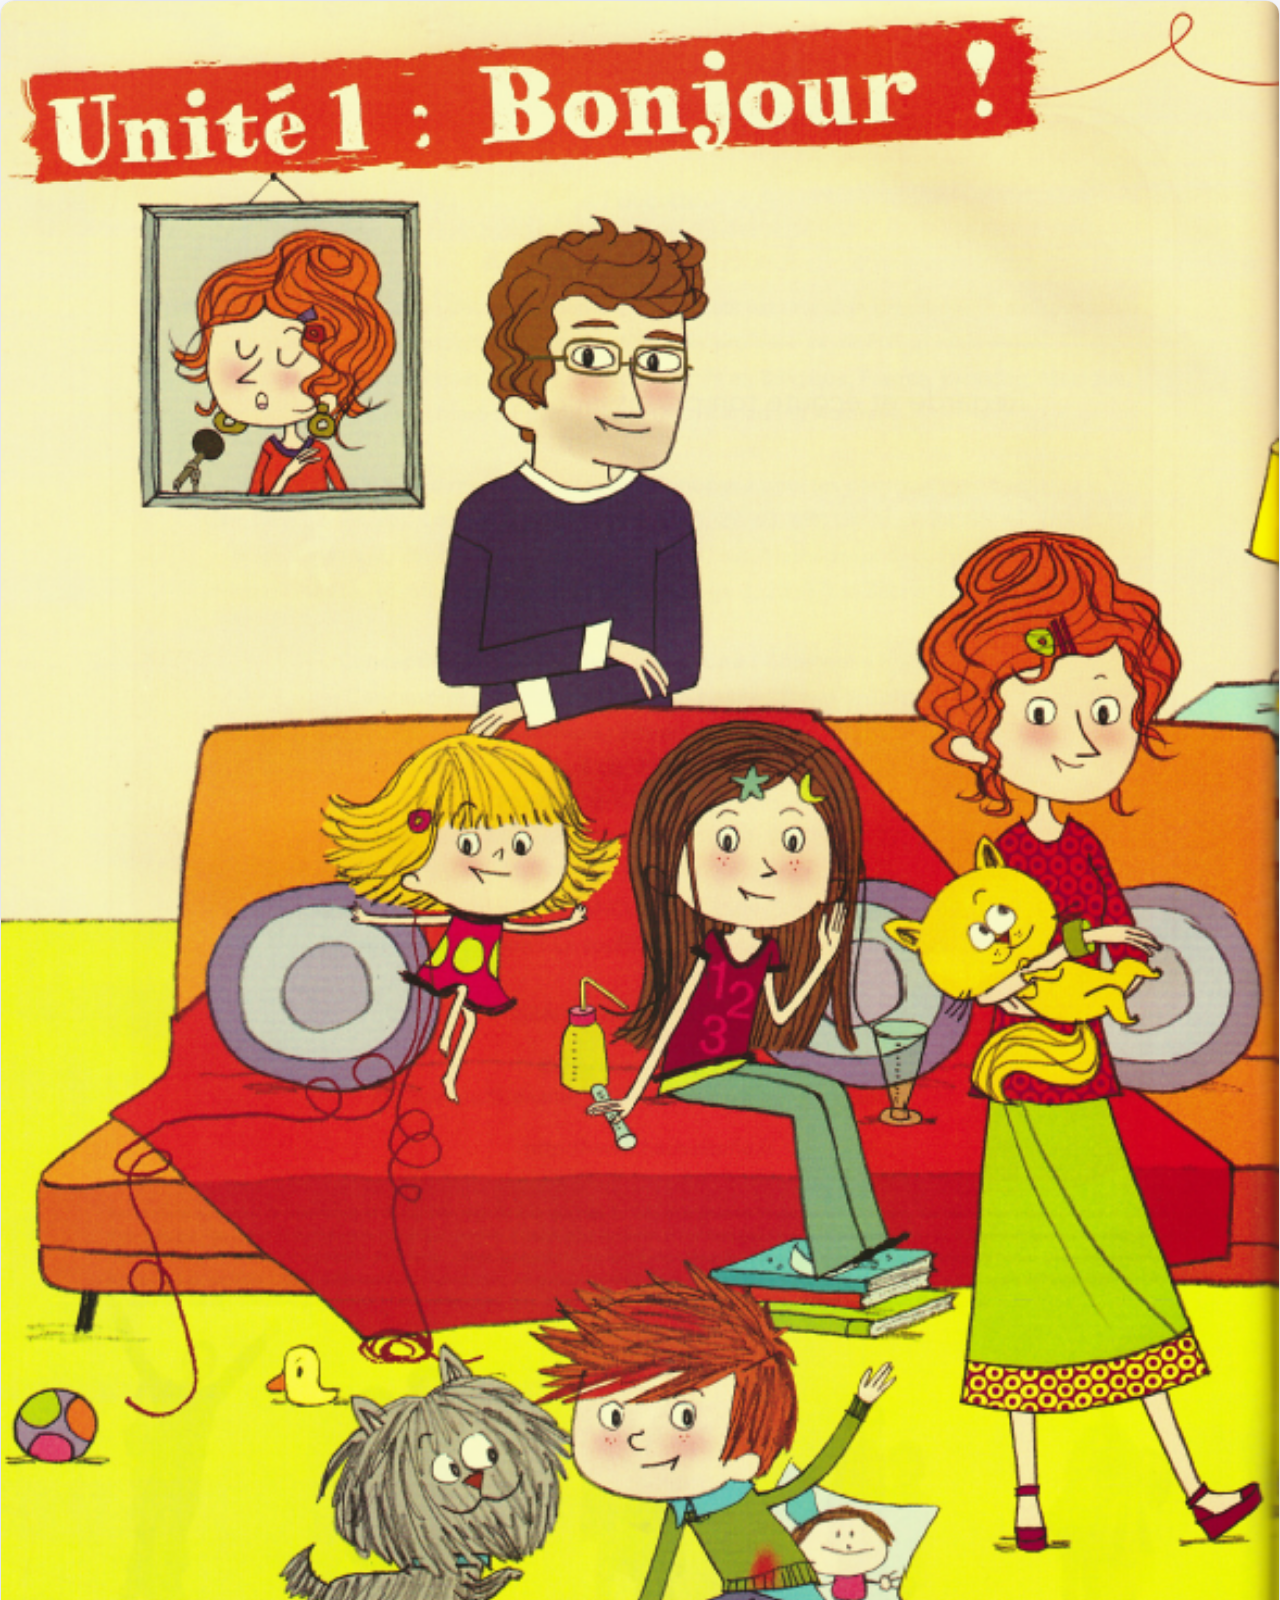
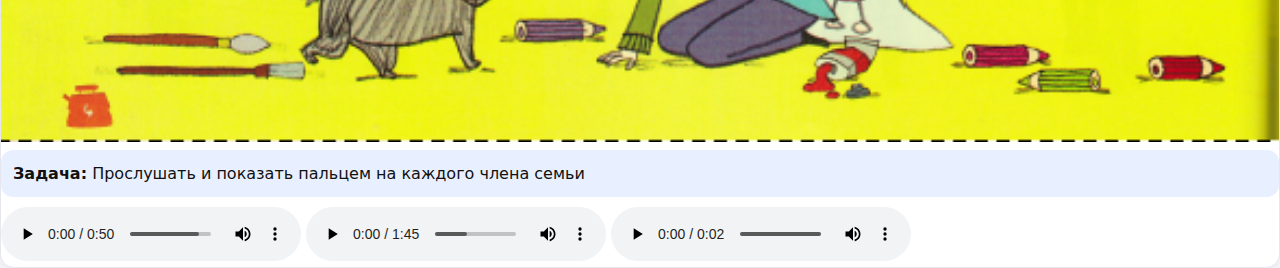
<file: index.html>
<!doctype html>
<html lang="fr">
<head>
  <meta charset="utf-8">
  <meta name="viewport" content="width=device-width,initial-scale=1">
  <title>Jour 1 — Académie</title>
  <link rel="stylesheet" href="../css/styles.css">
</head>
<body>
  <main class="wrap">
    <!-- 1. Статичная картинка + реплика -->
    <section class="card" id="step1">
      <img src="../img/book1_ch1_img1.png" alt="Hall de l’Académie" class="w100">
      <div class="bubble"><b>Задача:</b> Прослушать и показать пальцем на каждого члена семьи</div>
      <audio id="a1" src="../audio/b1_ch1_audio1.mp3" controls></audio>
      <audio id="a1" src="../audio/b1_ch1_bonjour.mp3" controls></audio>
      <audio id="a1" src="../audio/b1_ch1_123.m4a" controls></audio>
      <!-- <div class="row">
        <button onclick="next('step1','step2')">Suivant</button>
      </div> -->
    </section>

    <!-- 2. Просто аудио + субтитр -->
    <!-- <section class="card" id="step2">
      <div class="bubble"><b>Héros:</b> Bonjour !</div>
      <audio id="a2" src="../audio/hero_bonjour.mp3" controls></audio>
      <div class="row">
        <a href="../index.html">Terminer</a>
      </div>
    </section> -->

  </main>

  <script src="../js/app.js"></script>
</body>
</html>
</file>
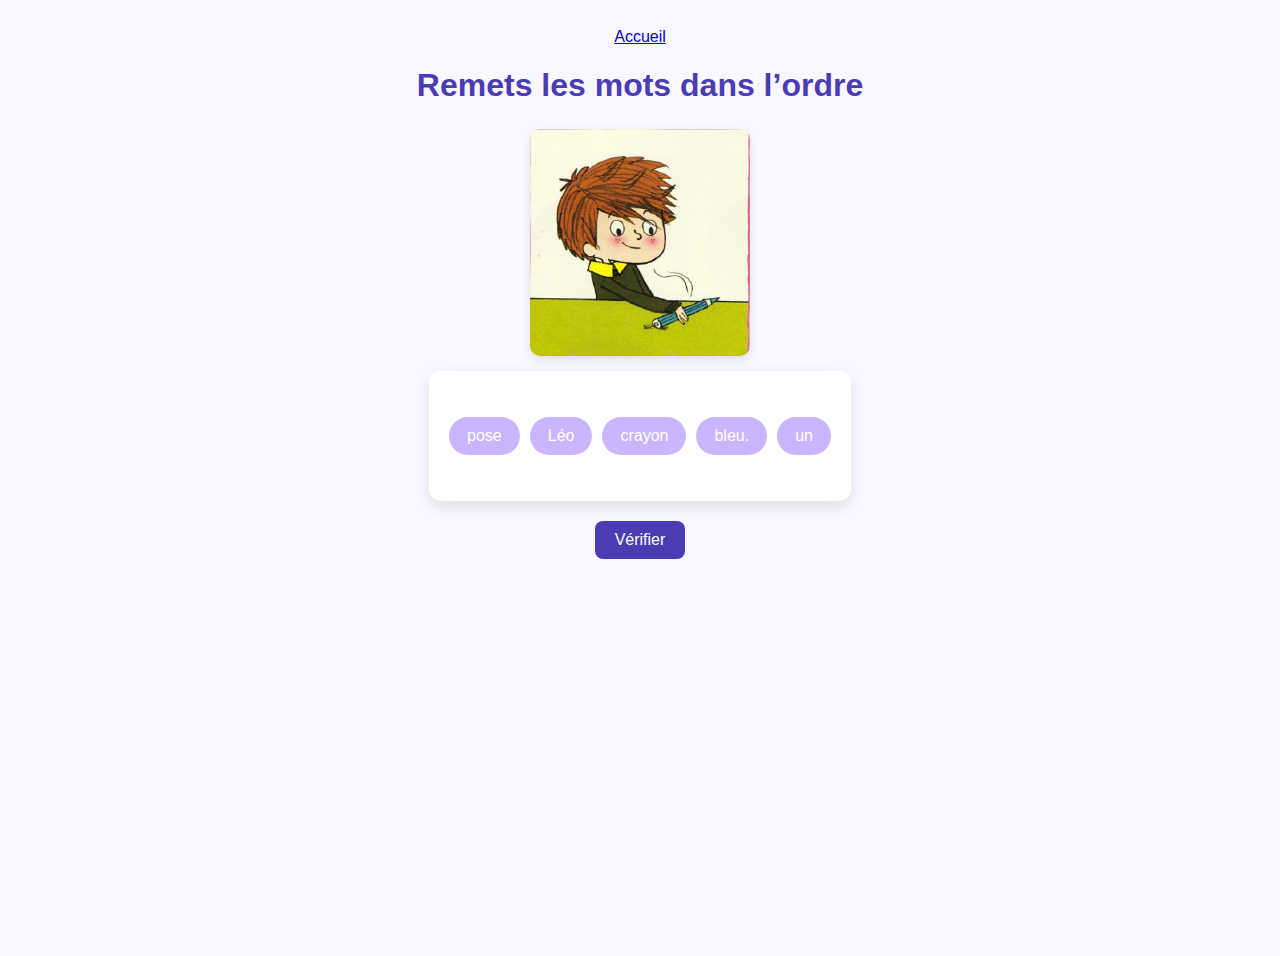
<file: games/arrange-words-unit2-lesson2.html>
<!DOCTYPE html>
<html lang="fr">
<head>
<meta charset="UTF-8">
<meta name="viewport" content="width=device-width, initial-scale=1.0">
<title>Jeu — Remets les mots dans l'ordre</title>

<style>
  /* === BASIC PAGE LAYOUT === */
  body {
    font-family: "Comic Sans MS", sans-serif;
    background: #f9f7ff;
    display: flex;
    flex-direction: column;
    align-items: center;
    justify-content: flex-start;
    min-height: 100vh;
    padding: 20px;
  }

  h1 {
    color: #4a3cb3;
    margin-bottom: 10px;
  }

  /* === IMAGE ABOVE THE WORDS === */
  #level-image {
    width: 220px;
    height: auto;
    border-radius: 10px;
    margin: 15px 0;
    box-shadow: 0 4px 10px rgba(0,0,0,0.1);
  }

  /* === CONTAINER FOR WORDS === */
  .sentence-container {
    display: flex;
    flex-wrap: wrap;
    align-content: center;
    gap: 10px;
    padding: 20px;
    background: #fff;
    border-radius: 12px;
    box-shadow: 0 6px 15px rgba(0,0,0,0.1);
    max-width: 700px;
    min-height: 90px;
    transition: background 0.3s;
  }

  /* === EACH DRAGGABLE WORD === */
  .word {
    background-color: #c9b6ff;
    color: #fff;
    padding: 10px 18px;
    border-radius: 20px;
    cursor: grab;
    user-select: none;
    transition: background-color 0.3s, transform 0.2s;
    height: 2%;
  }

  /* When dragging a word */
  .word.dragging {
    opacity: 0.5;
    transform: scale(1.1);
  }

  /* When the word is in the correct position */
  .word.correct {
    background-color: #7bd58b;
  }

  /* === BUTTONS AND FEEDBACK === */
  .actions {
    margin-top: 20px;
    display: flex;
    gap: 10px;
  }

  button {
    padding: 10px 20px;
    font-size: 16px;
    border: none;
    background: #4a3cb3;
    color: white;
    border-radius: 8px;
    cursor: pointer;
  }

  button:hover {
    background: #372b8c;
  }

  #message {
    margin-top: 20px;
    font-size: 20px;
    color: #28a745;
    font-weight: bold;
    text-align: center;
  }
</style>
</head>
<body>

  <header class="site-header">
      <div class="container">
      <nav class="site-nav" aria-label="Navigation principale">
          <a href="../index.html" aria-current="page">Accueil</a>
      </nav>
      </div>
  </header>

<h1>Remets les mots dans l’ordre</h1>

<!-- Image changes each level -->
<img id="level-image" src="" alt="illustration du niveau">

<!-- Container where draggable words appear -->
<div id="sentence" class="sentence-container"></div>

<!-- Button to check if user arranged correctly -->
<div class="actions">
  <button id="checkBtn">Vérifier</button>
</div>

<!-- Feedback area (e.g. "Bravo!" or "Essaie encore") -->
<div id="message"></div>

<script>
/* ============================================================
   🧠 STEP 1: Load game data (levels) from an external JSON file
   ============================================================ */

const GAME_DATA_URL = "../data/reorder_game_1.json";  // path to your JSON file
let levels = [];                              // array to store loaded levels
let currentLevel = 0;                         // track which level we're on

// Get references to main DOM elements
const container = document.getElementById("sentence");
const img = document.getElementById("level-image");
const msg = document.getElementById("message");
const checkBtn = document.getElementById("checkBtn");

// Load JSON when the page starts
window.addEventListener("DOMContentLoaded", async () => {
  try {
    const res = await fetch(GAME_DATA_URL);  // load JSON file
    if (!res.ok) throw new Error("Failed to load JSON");
    const data = await res.json();           // parse JSON into an object
    levels = data.levels || [];              // extract levels array

    if (levels.length === 0) {
      msg.textContent = "Aucun niveau trouvé dans le fichier JSON.";
      return;
    }

    // Start the game with the first level
    loadLevel(currentLevel);
  } catch (err) {
    console.error(err);
    msg.textContent = "Erreur: impossible de charger le fichier de jeu.";
  }
});

/* ============================================================
   🧩 STEP 2: Utility functions
   ============================================================ */

// Randomly shuffle an array (so words start mixed up)
function shuffle(array) {
  return array.sort(() => Math.random() - 0.5);
}

/* ============================================================
   🎬 STEP 3: Load a level (image + shuffled words)
   ============================================================ */
function loadLevel(index) {
  msg.textContent = "";      // clear feedback
  container.innerHTML = "";  // clear old words

  // If user completed all levels
  if (index >= levels.length) {
    img.src = "../img/arrange_words_games/arrange_words_game_1_win.jpg";
    msg.innerHTML = "🎉 Tu as terminé tous les niveaux ! Bravo !";
    checkBtn.style.display = "none";
    return;
  }

  // Load level data (image + correct sentence)
  const level = levels[index];
  img.src = level.image;  // show the level image

  // Make a shuffled copy of the correct sentence
  const shuffled = shuffle([...level.sentence]);

  // Create one draggable word element for each word
  shuffled.forEach(word => {
    const el = document.createElement("div");
    el.classList.add("word");
    el.textContent = word;
    el.draggable = true;
    container.appendChild(el);
  });
}

/* ============================================================
   🖱️ STEP 4: Enable drag & drop interaction
   ============================================================ */

let draggedItem = null;

// When user starts dragging a word
container.addEventListener("dragstart", e => {
  if (e.target.classList.contains("word")) {
    draggedItem = e.target;
    e.target.classList.add("dragging");
  }
});

// When user drops the word
container.addEventListener("dragend", e => {
  e.target.classList.remove("dragging");
  draggedItem = null;
});

// While dragging, determine where to insert the word
container.addEventListener("dragover", e => {
  e.preventDefault();
  const afterElement = getDragAfterElement(container, e.clientX);
  if (afterElement == null) {
    container.appendChild(draggedItem);
  } else {
    container.insertBefore(draggedItem, afterElement);
  }
});

// Helper: find which element is immediately after the cursor
function getDragAfterElement(container, x) {
  const draggableElements = [...container.querySelectorAll('.word:not(.dragging)')];
  return draggableElements.reduce((closest, child) => {
    const box = child.getBoundingClientRect();
    const offset = x - box.left - box.width / 2;
    if (offset < 0 && offset > closest.offset) {
      return { offset: offset, element: child };
    } else {
      return closest;
    }
  }, { offset: Number.NEGATIVE_INFINITY }).element;
}

/* ============================================================
   ✅ STEP 5: Verify order and give feedback
   ============================================================ */

checkBtn.addEventListener("click", checkOrder);

function checkOrder() {
  const level = levels[currentLevel];                  // get current level data
  const currentWords = [...container.children].map(el => el.textContent);
  let allCorrect = true;

  // Compare each word to the correct answer
  [...container.children].forEach((el, i) => {
    if (currentWords[i] === level.sentence[i]) {
      el.classList.add("correct");
    } else {
      el.classList.remove("correct");
      allCorrect = false;
    }
  });

  // If all words correct → success message + buttons
  if (allCorrect) {
    msg.innerHTML = `
      🎉 Bravo !<br>
      <button onclick="retryLevel()">🔁 Rejouer</button>
      <button onclick="nextLevel()">➡️ Niveau suivant</button>
    `;
  } else {
    msg.textContent = "Essaie encore ! 💪";
  }
}

/* ============================================================
   🔁 STEP 6: Buttons for retry and next level
   ============================================================ */

function retryLevel() {
  loadLevel(currentLevel); // reload same level
}

function nextLevel() {
  currentLevel++;
  loadLevel(currentLevel); // load next level
}
</script>

</body>
</html>
</file>
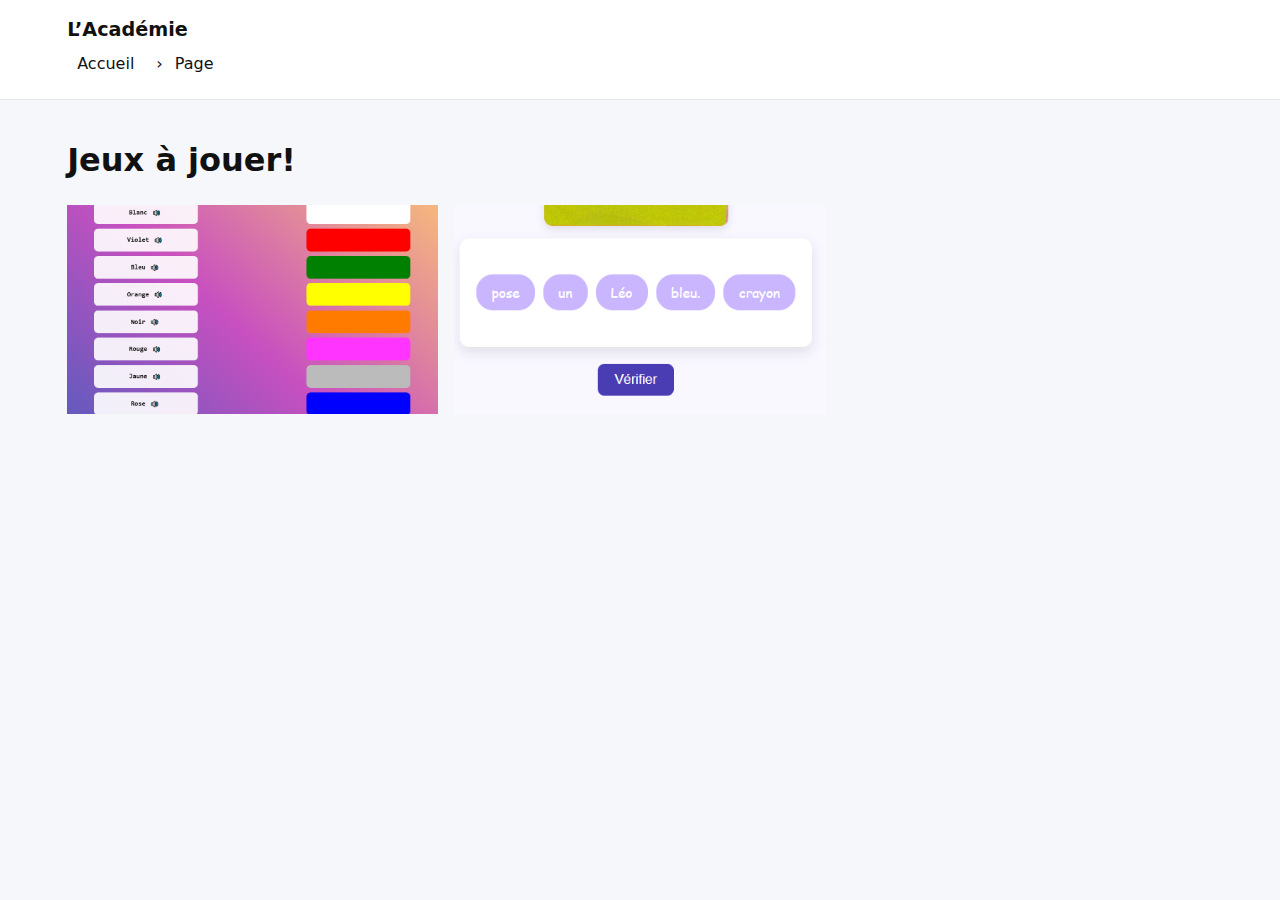
<file: lessons/games.html>
<!doctype html>
<html lang="fr">
<head>
  <meta charset="utf-8">
  <meta name="viewport" content="width=device-width,initial-scale=1">
  <title>Académie — Leçon</title>
  <link rel="stylesheet" href="../css/styles.css">
</head>
<body>
  <a class="skip-link" href="#content">Aller au contenu</a>

  <header class="site-header">
    <div class="container">
      <h1 class="brand" id="lesson-title">L’Académie</h1>
      <nav class="site-nav" aria-label="Fil d’Ariane">
        <a href="../index.html">Accueil</a>
        <span aria-hidden="true">›</span>
        <span aria-current="page" id="crumb-leaf">Page</span>
      </nav>
    </div>
  </header>

  <main id="content" class="container">
    <h1>Jeux à jouer!</h1>
    <section class="card-grid">
        <div class="card-media">
            <a href="../games/colors-game.html">
                <img src="../img/game_wallpapers/color_game_wallpaper.png"></img>
            </a>
        </div>
        <div class="card-media" style="height: auto;">
            <a href="../games/arrange-words-unit2-lesson2.html">
                <img src="../img/game_wallpapers/arrange_words_game_1_wallpaper.png"></img>
            </a>
        </div>
    </section>

  </main>

</body>
</html>
</file>
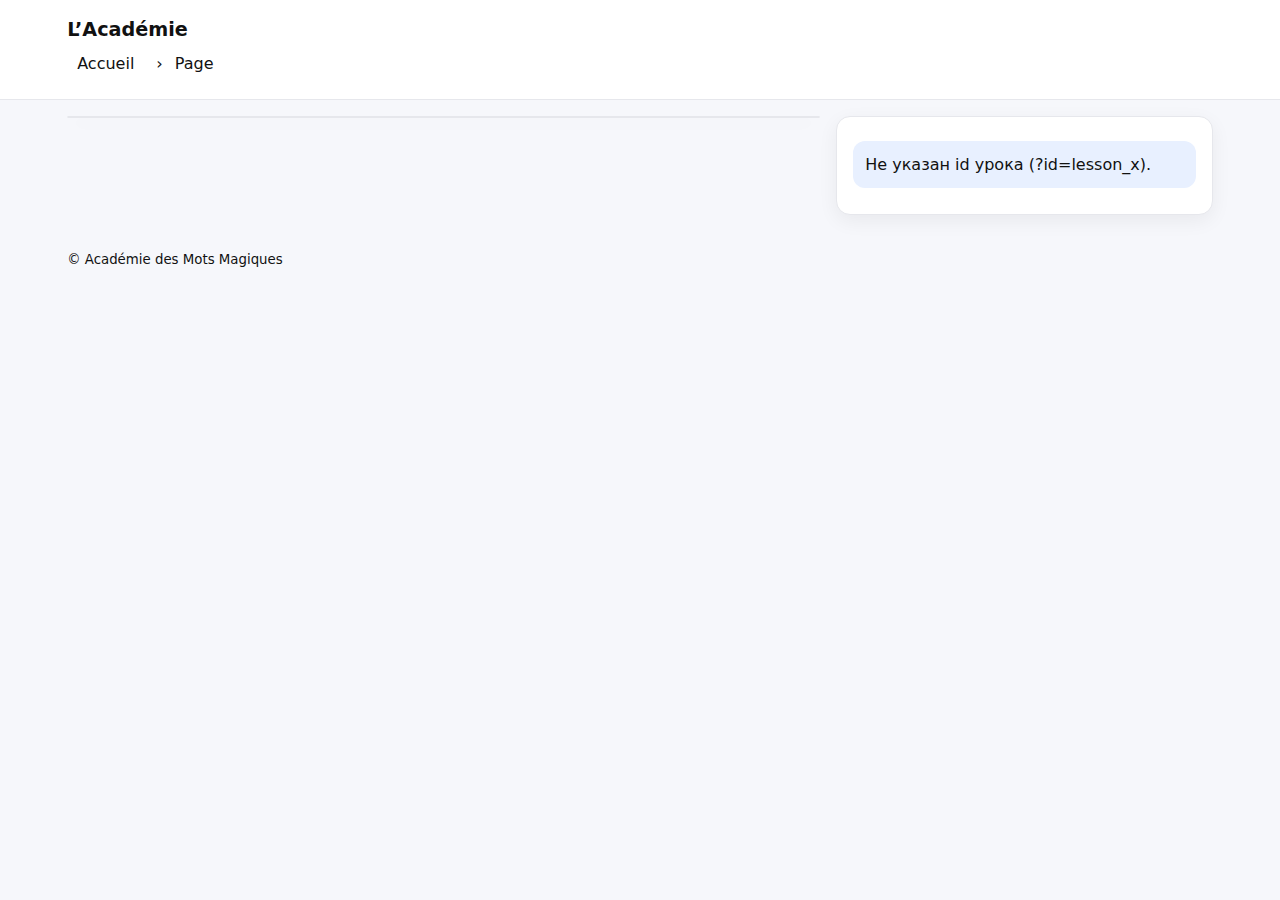
<file: lessons/lesson.html>
<!doctype html>
<html lang="fr">
<head>
  <meta charset="utf-8">
  <meta name="viewport" content="width=device-width,initial-scale=1">
  <title>Académie — Leçon</title>
  <link rel="stylesheet" href="../css/styles.css">
</head>
<body>
  <a class="skip-link" href="#content">Aller au contenu</a>

  <header class="site-header">
    <div class="container">
      <h1 class="brand" id="lesson-title">L’Académie</h1>
      <nav class="site-nav" aria-label="Fil d’Ariane">
        <a href="../index.html">Accueil</a>
        <span aria-hidden="true">›</span>
        <span aria-current="page" id="crumb-leaf">Page</span>
      </nav>
    </div>
  </header>

  <main id="content" class="container">
    <div class="lesson-layout">
      <section class="lesson-media">
        <figure class="media-wrap">
          <img id="lesson-image" alt="" class="media-large">
        </figure>
      </section>

      <aside class="lesson-side">
        <div class="panel" id="tasks">
          <!-- рендер задач -->
        </div>
      </aside>
    </div>
  </main>

  <footer class="site-footer">
    <div class="container"><small>© Académie des Mots Magiques</small></div>
  </footer>

  <script src="../js/app.js"></script>
  <script src="../js/renderLesson.js"></script>
  <script>
    const params = new URLSearchParams(location.search);
    const slug = params.get('id'); // например lesson_1
    window.renderLessonFromContent('../data/content.json', slug);
  </script>
</body>
</html>
</file>
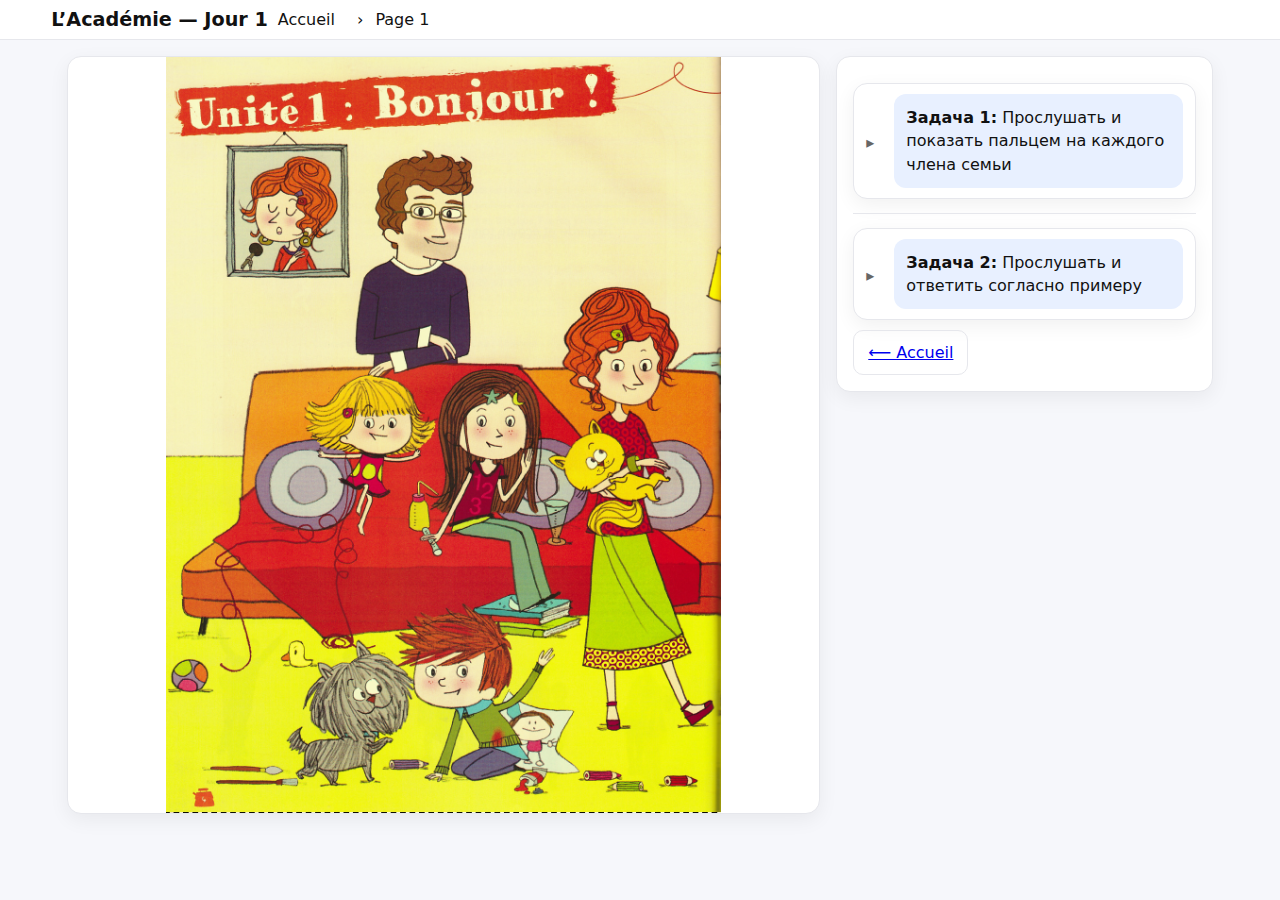
<file: lessons/lesson_1.html>
<!doctype html>
<html lang="fr">
<head>
  <meta charset="utf-8">
  <meta name="viewport" content="width=device-width,initial-scale=1">
  <title>Jour 1 — Académie</title>
  <link rel="stylesheet" href="../css/styles.css">
</head>
<body>
  <a class="skip-link" href="#content">Aller au contenu</a>

  <header class="site-header">
    <div class="container header-container">
      <h1 class="brand">L’Académie — Jour 1</h1>
      <nav class="site-nav" aria-label="Fil d’Ariane">
        <a href="../index.html">Accueil</a>
        <span aria-hidden="true">›</span>
        <span aria-current="page">Page 1</span>
      </nav>
    </div>
  </header>

  <main id="content" class="container">
    <div class="lesson-layout">
      <section class="lesson-media" id="step1">
        <figure class="media-wrap">
          <img src="../img/book1_ch1_img1.png" alt="Hall de l’Académie" class="media-large">
        </figure>
      </section>


      <aside class="lesson-side">
        <div class="panel">

          <details class="task">
            <summary class="task-summary">
              <span class="bubble"><b>Задача 1:</b> Прослушать и показать пальцем на каждого члена семьи</span>
            </summary>
            <div class="task-body">
              <audio id="a1" src="../audio/b1_ch1_audio1.mp3" controls preload="metadata"></audio>
              <div class="text">
                <p>Bonjour, je m'appelle Luc Legrand.</p>
                <p>Bonjour, moi, c'est Jeanne Legrand.</p>
                <p>Salut, moi, c'est Alice.</p>
                <p>Moi, c'est Maggie.</p>
                <p>Salut, moi, c'est Léo.</p>
              </div>
            </div>
          </details>

          <hr class="sep">

          <details class="task">
            <summary class="task-summary">
              <span class="bubble"><b>Задача 2:</b> Прослушать и ответить согласно примеру</span>
            </summary>
            <div class="task-body">
              <audio id="a2" src="../audio/b1_ch1_audio3.mp3" controls preload="metadata"></audio>
              <div class="text">
                <p><i>Exemple:</i> Bonjour, moi, c'est monsieur Legrand.</p>
                <p>Bonjour, monsieur Legrand.</p>
                <p>Salut, moi, c'est Alice.</p>
                <p>Bonjour, moi, c'est madame Legrand.</p>
                <p>Moi, c'est Maggie.</p>
                <p>Moi, c'est Léo. Et toi?</p>
              </div>
            </div>
          </details>

          <div class="actions row">
            <a class="btn ghost" href="../index.html">⟵ Accueil</a>
          </div>
        </div>
      </aside>

    </div>
  </main>

  <!-- <footer class="site-footer">
    <div class="container">
      <small>© Académie des Mots Magiques</small>
    </div>
  </footer> -->

  <script src="../js/app.js"></script>
</body>
</html>
</file>
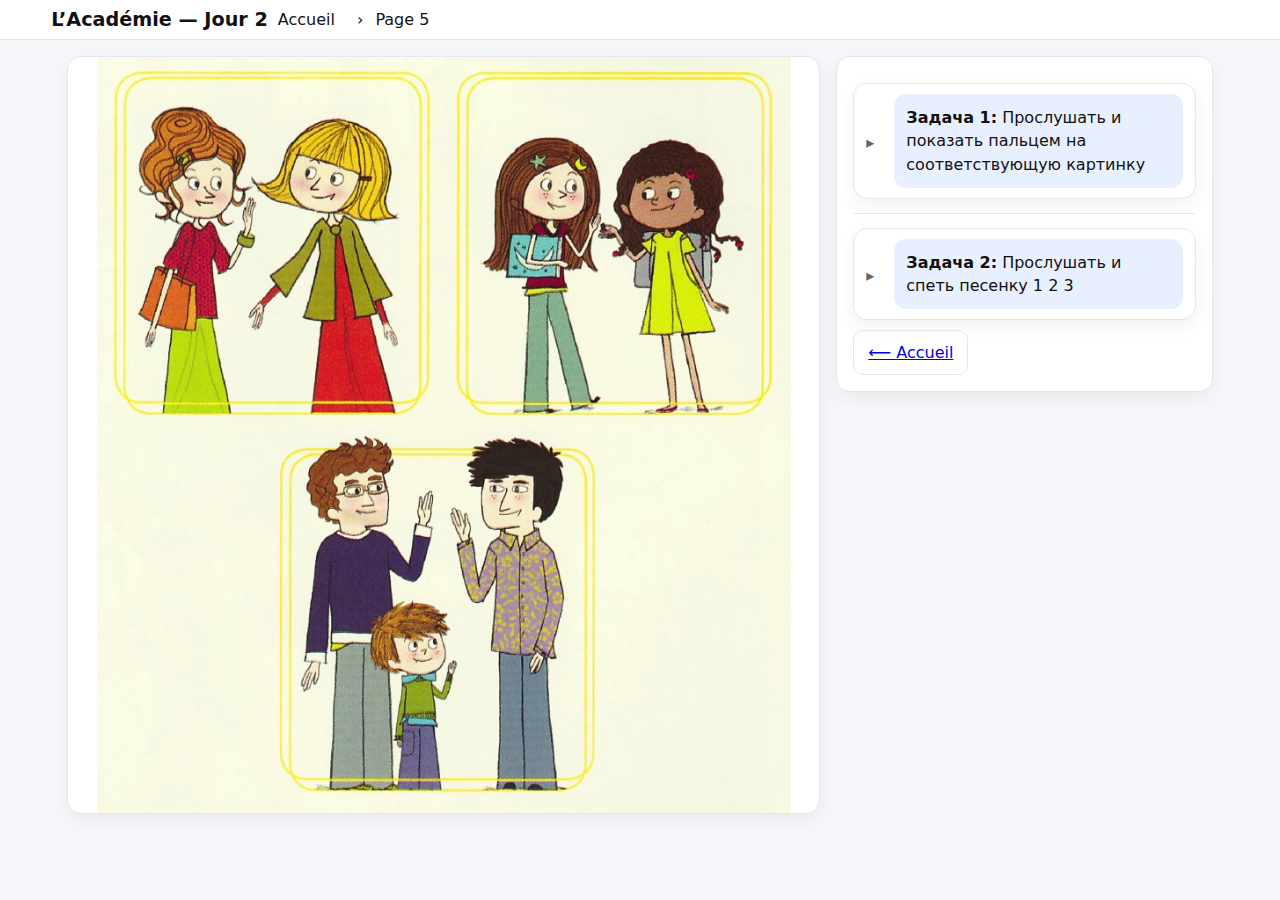
<file: lessons/lesson_2.html>
<!doctype html>
<html lang="fr">
<head>
  <meta charset="utf-8">
  <meta name="viewport" content="width=device-width,initial-scale=1">
  <title>Jour 2 — Académie</title>
  <link rel="stylesheet" href="../css/styles.css">
</head>
<body>
  <a class="skip-link" href="#content">Aller au contenu</a>

  <header class="site-header">
    <div class="container header-container">
      <h1 class="brand">L’Académie — Jour 2</h1>
      <nav class="site-nav" aria-label="Fil d’Ariane">
        <a href="../index.html">Accueil</a>
        <span aria-hidden="true">›</span>
        <span aria-current="page">Page 5</span>
      </nav>
    </div>
  </header>

  <main id="content" class="container">
    <div class="lesson-layout">
      <section class="lesson-media" id="step1">
        <figure class="media-wrap">
          <img src="../img/book1_ch1_img2.jpg" alt="Hall de l’Académie" class="media-large">
        </figure>
      </section>


      <aside class="lesson-side">
        <div class="panel">

          <details class="task">
            <summary class="task-summary">
              <span class="bubble"><b>Задача 1:</b> Прослушать и показать пальцем на соответствующую картинку</span>
            </summary>
            <div class="task-body">
              <audio id="a1" src="../audio/b1_ch1_audio4.mp3" controls preload="metadata"></audio>
              <div class="text">
                <p>- Salut, Marie, ça va?</p>
                <p>- Oui, ça va bien.</p>
                <p>- Bonjour, Philippe!</p>
                <p>- Bonjour, Luc!</p>
                <p>- Bonjour, monsieur Dupuis!</p>
                <p>- Bonjour, madame Legrand.</p>
                <p>- Bonjour, madame!</p>
              </div>
            </div>
          </details>

          <hr class="sep">

          <details class="task">
            <summary class="task-summary">
              <span class="bubble"><b>Задача 2:</b> Прослушать и спеть песенку 1 2 3</span>
            </summary>
            <div class="task-body">
              <audio id="a2" src="../audio/b1_ch1_bonjour.mp3" controls preload="metadata"></audio>
              <div class="text">
                <p>Je te dis "bonjour".</p>
                <p>Tu me dis "bonjour".</p>
                <p>On se dit "bonjour et bonne journée"</p>
                <p>Je te dis "au revoir"</p>
                <p>Tu me dis "au revoir"</p>
                <p>On se dit "au revoir et à bientôt"</p>
              </div>
            </div>
          </details>

          <div class="actions row">
            <a class="btn ghost" href="../index.html">⟵ Accueil</a>
          </div>
        </div>
      </aside>

    </div>
  </main>

  <!-- <footer class="site-footer">
    <div class="container">
      <small>© Académie des Mots Magiques</small>
    </div>
  </footer> -->

  <script src="../js/app.js"></script>
</body>
</html>
</file>
<file: css/styles.css>
/* ==== Базовые переменные и сброс ==== */
:root{
  --bg:#f6f7fb;
  --card:#ffffff;
  --text:#111;
  --muted:#666;
  --primary:#4b7cff;
  --pill:#e8f0ff;
  --border:#e6e7ec;
  --radius:14px;
  --shadow:0 6px 20px rgba(0,0,0,.06);
  --container: clamp(960px, 92vw, 1680px); /* на ТВ ~4K центрируем и расширяем */
}

*{box-sizing:border-box}
html,body{height:100%}
body{
  margin:0;
  font-family:system-ui, -apple-system, Segoe UI, Roboto, sans-serif;
  background:var(--bg);
  color:var(--text);
  line-height:1.45;
  -webkit-font-smoothing:antialiased;
  text-rendering:optimizeLegibility;
}
img{max-width:100%;display:block}

/* Доступность */
.skip-link{
  position:absolute;left:-999px;top:auto;width:1px;height:1px;overflow:hidden;
}
.skip-link:focus{
  left:12px;top:12px;width:auto;height:auto;padding:8px 12px;background:#000;color:#fff;border-radius:8px;z-index:1000
}
.sr-only{position:absolute;left:-10000px;top:auto;width:1px;height:1px;overflow:hidden}

/* Контейнеры и шапка/подвал */
.container{
    max-width:var(--container);
    margin:0 auto;
    padding:16px
}
.header-container{
    display: flex;
    flex-direction: row;
    flex-wrap: nowrap;
    justify-content: flex-start;
    align-items: center;
    padding: 0;
}
.site-header{
  background:var(--card);border-bottom:1px solid var(--border);
  position:sticky;
  top:0;
  z-index:10;
}
.brand{margin:0;font-size:1.2rem}
.site-nav{display:flex;gap:12px;align-items:center}
.site-nav a{color:var(--text);text-decoration:none;padding:8px 10px;border-radius:8px}
.site-nav a[aria-current="page"]{background:var(--pill)}
/* .site-footer{border-top:1px solid var(--border);margin-top:24px;background:var(--card)} */

/* Главная: сетка карточек */
.hero h2{margin:0 0 4px}
.muted{color:var(--muted)}
.card-grid{
  display:grid;gap:16px;margin-top:16px;
  grid-template-columns:repeat(3,1fr);
}
@media (max-width:1024px){ .card-grid{grid-template-columns:repeat(2,1fr);} }
@media (max-width:640px){ .card-grid{grid-template-columns:1fr;} }

.card{
  background:var(--card);border:1px solid var(--border);
  border-radius:var(--radius);box-shadow:var(--shadow);overflow:hidden
}
.card-link{display:block;color:inherit;text-decoration:none;height:100%}
.card-media{position:relative;aspect-ratio:16/9;overflow:hidden}
.card-media img{width:100%;height:100%;object-fit:cover}
.pill{
  position:absolute;left:10px;top:10px;background:var(--pill);
  padding:6px 10px;border-radius:999px;font-size:.8rem
}
.card-body{padding:12px 14px}
.card-body h4{margin:0 0 6px;font-size:1rem}

/* Урок: сетка шире на больших экранах */
.lesson-layout{
  display:grid;gap:16px;align-items:start;
  grid-template-columns: 2fr 1fr;
}
@media (min-width: 1400px){
  .lesson-layout{ grid-template-columns: 2.5fr 1fr; }
}
@media (min-width: 1800px){
  .lesson-layout{ grid-template-columns: 3fr 1fr; } /* ТВ: ещё больше места под медиа */
}
@media (max-width: 800px){
  .lesson-layout{ grid-template-columns: 1fr; }
}
.lesson-media{width:100%}
.aspect{position:relative;aspect-ratio:16/9;border-radius:var(--radius);overflow:hidden;background:#fff}
.media{position:absolute;inset:0;width:100%;height:100%;object-fit:contain}

.lesson-side{position:relative}
.panel{
  position:sticky;top:84px;
  background:var(--card);border:1px solid var(--border);
  border-radius:var(--radius);box-shadow:var(--shadow);padding:16px
}
@media (max-width:800px){ .panel{position:static} }

.task + .task{margin-top:16px}
.bubble{
  background:var(--pill);border-radius:12px;padding:12px;margin:8px 0 10px 0
}
.text p{margin:0 0 6px 0}

.sep{border:none;border-top:1px solid var(--border);margin:14px 0}

.row{display:flex;gap:10px;flex-wrap:wrap}
.btn{
  appearance:none;border:1px solid var(--border);background:#fff;
  padding:10px 14px;border-radius:10px;cursor:pointer
}
.btn:hover{border-color:var(--primary)}
.btn.ghost{background:transparent}

/* Утилиты из старых стилей (пригодятся локально) */
.hidden{display:none}
.w100{width:100%}
.muted, .mute{color:var(--muted)}

/* Снижение анимаций для тех, кто не любит движение */
@media (prefers-reduced-motion: reduce){
  *{scroll-behavior:auto;animation:none;transition:none}
}

/* Главная: skeleton-плейсхолдеры (опц.) */
.skeleton .card-media{background:#eee;height:0;padding-bottom:56%}
.skeleton-line{height:14px;background:#eee;border-radius:8px;margin:8px 0}
.skeleton-line.short{width:60%}

/* Картинка урока на максимум, но без обрезания */
.media-wrap{
  margin:0;
  background:#fff;
  border-radius: var(--radius);
  overflow:hidden;
  box-shadow: var(--shadow);
  border:1px solid var(--border);
  display:flex;
  align-items:center;
  justify-content:center;
}

/* Ключ: максимально использовать высоту вьюпорта, сохраняя пропорции */
.media-large{
  width:100%;
  height:auto;
  max-height: min(84vh, 1400px); /* на ТВ займет почти весь экран, не упираясь в края */
  object-fit: contain;           /* ничего не обрежется */
  display:block;
}

/* Чтобы панель с заданиями всегда была видна на десктопе */
.panel{ position: sticky; top: 84px; }

/* Карточки на главной — чуть крупнее на больших экранах */
.card-grid{
  display:grid;gap:16px;margin-top:16px;
  grid-template-columns:repeat(3,1fr);
}
@media (min-width: 1600px){
  .card-grid{ grid-template-columns:repeat(4,1fr); }
}
@media (max-width:1024px){ .card-grid{grid-template-columns:repeat(2,1fr);} }
@media (max-width:640px){ .card-grid{grid-template-columns:1fr;} }

/* ==== Спойлеры задач (details/summary) ==== */
.task {
  border: 1px solid var(--border);
  border-radius: var(--radius);
  background: var(--card);
  box-shadow: var(--shadow);
  margin: 10px 0;
  overflow: hidden;
}

.task + .task { margin-top: 16px; }

.task-summary {
  list-style: none;
  cursor: pointer;
  display: flex;
  align-items: center;
  padding: 0;
}

.task-summary::-webkit-details-marker { display: none; }
.task-summary::before {
  content: "▸";
  display: inline-block;
  margin: 0 8px 0 12px;
  transform: translateY(2px);
  transition: transform .2s ease;
  color: var(--muted);
  font-size: 1rem;
}

.task[open] .task-summary::before {
  transform: rotate(90deg) translateX(-1px);
}

.task .bubble {
  margin: 10px 12px;
  width: calc(100% - 24px);
}

.task-body {
  padding: 0 12px 12px 12px;
}

@media (max-width: 640px) {
  .task .bubble { margin: 8px; width: calc(100% - 16px); }
  .task-body { padding: 0 8px 10px 8px; }
}

.task[open] .task-body {
  animation: fadeIn .16s ease-out;
}
@keyframes fadeIn {
  from { opacity: 0; transform: translateY(-2px); }
  to   { opacity: 1; transform: translateY(0); }
}
</file>
